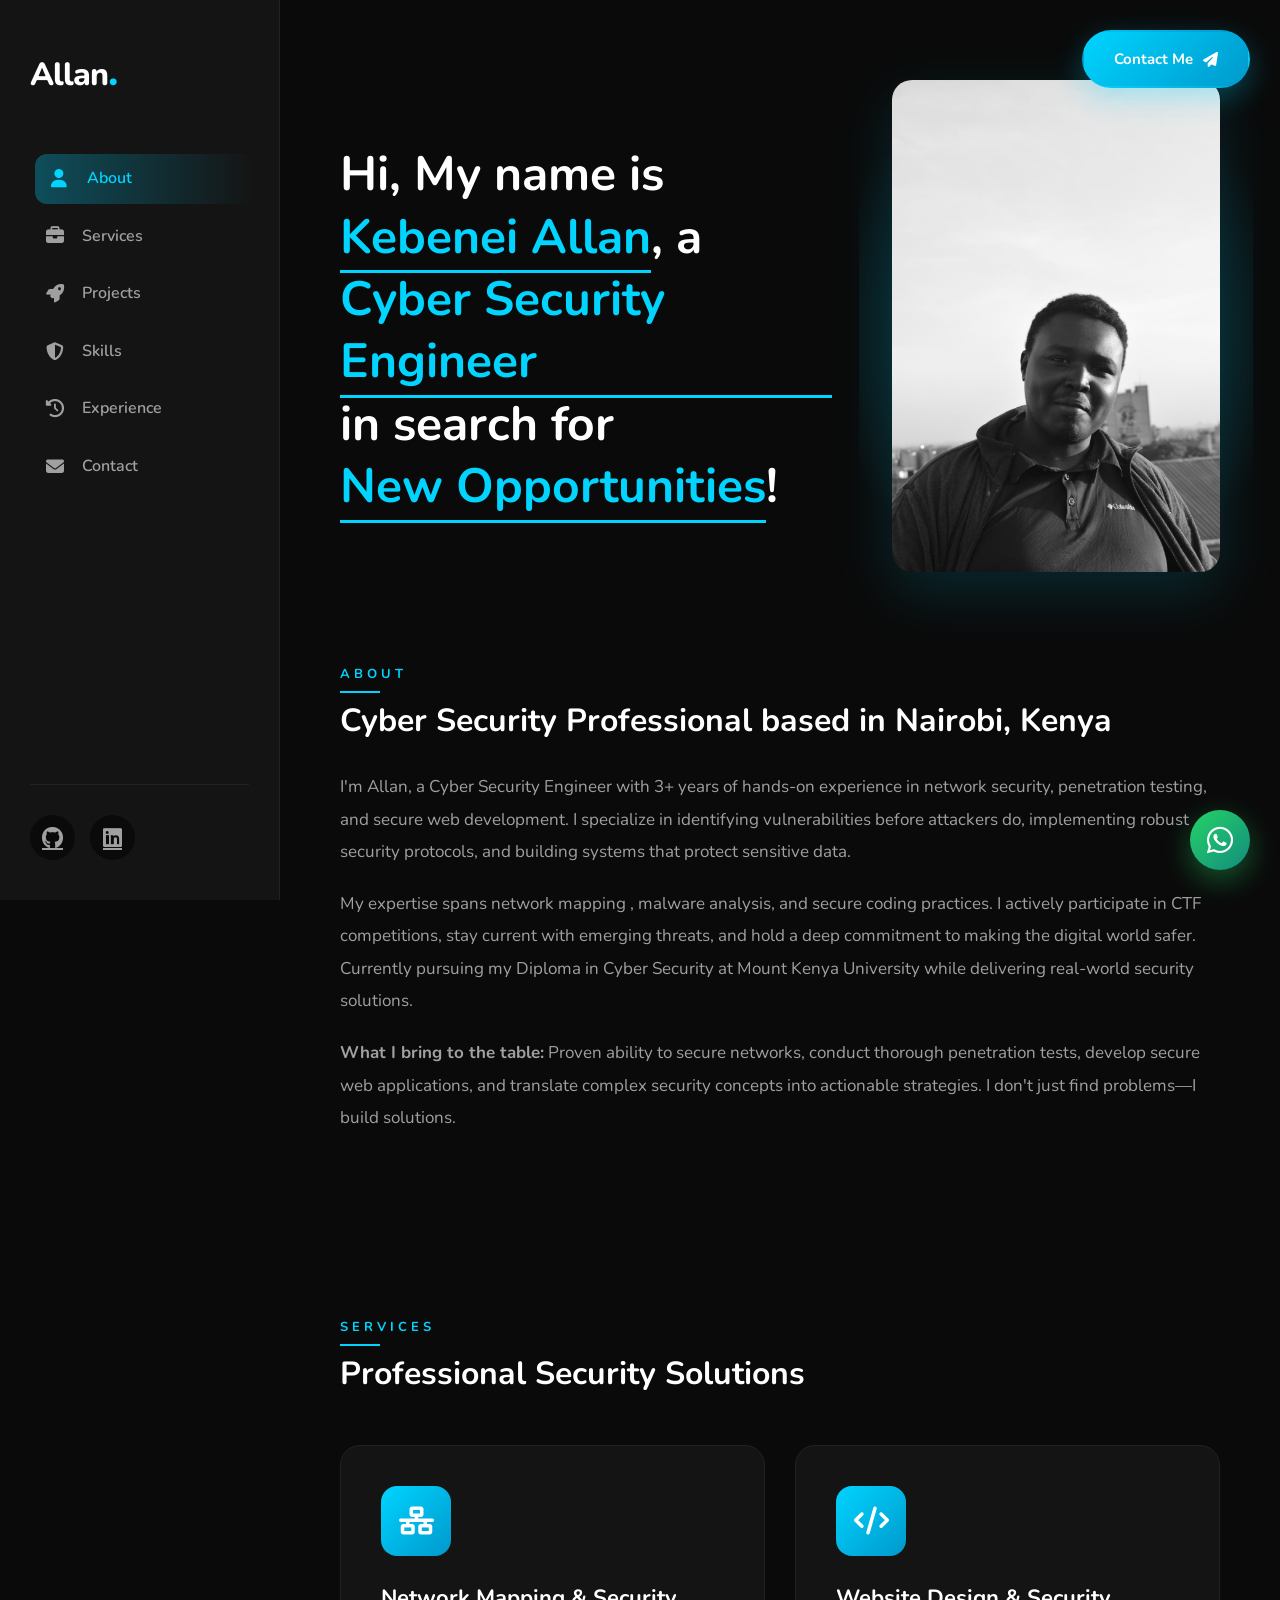
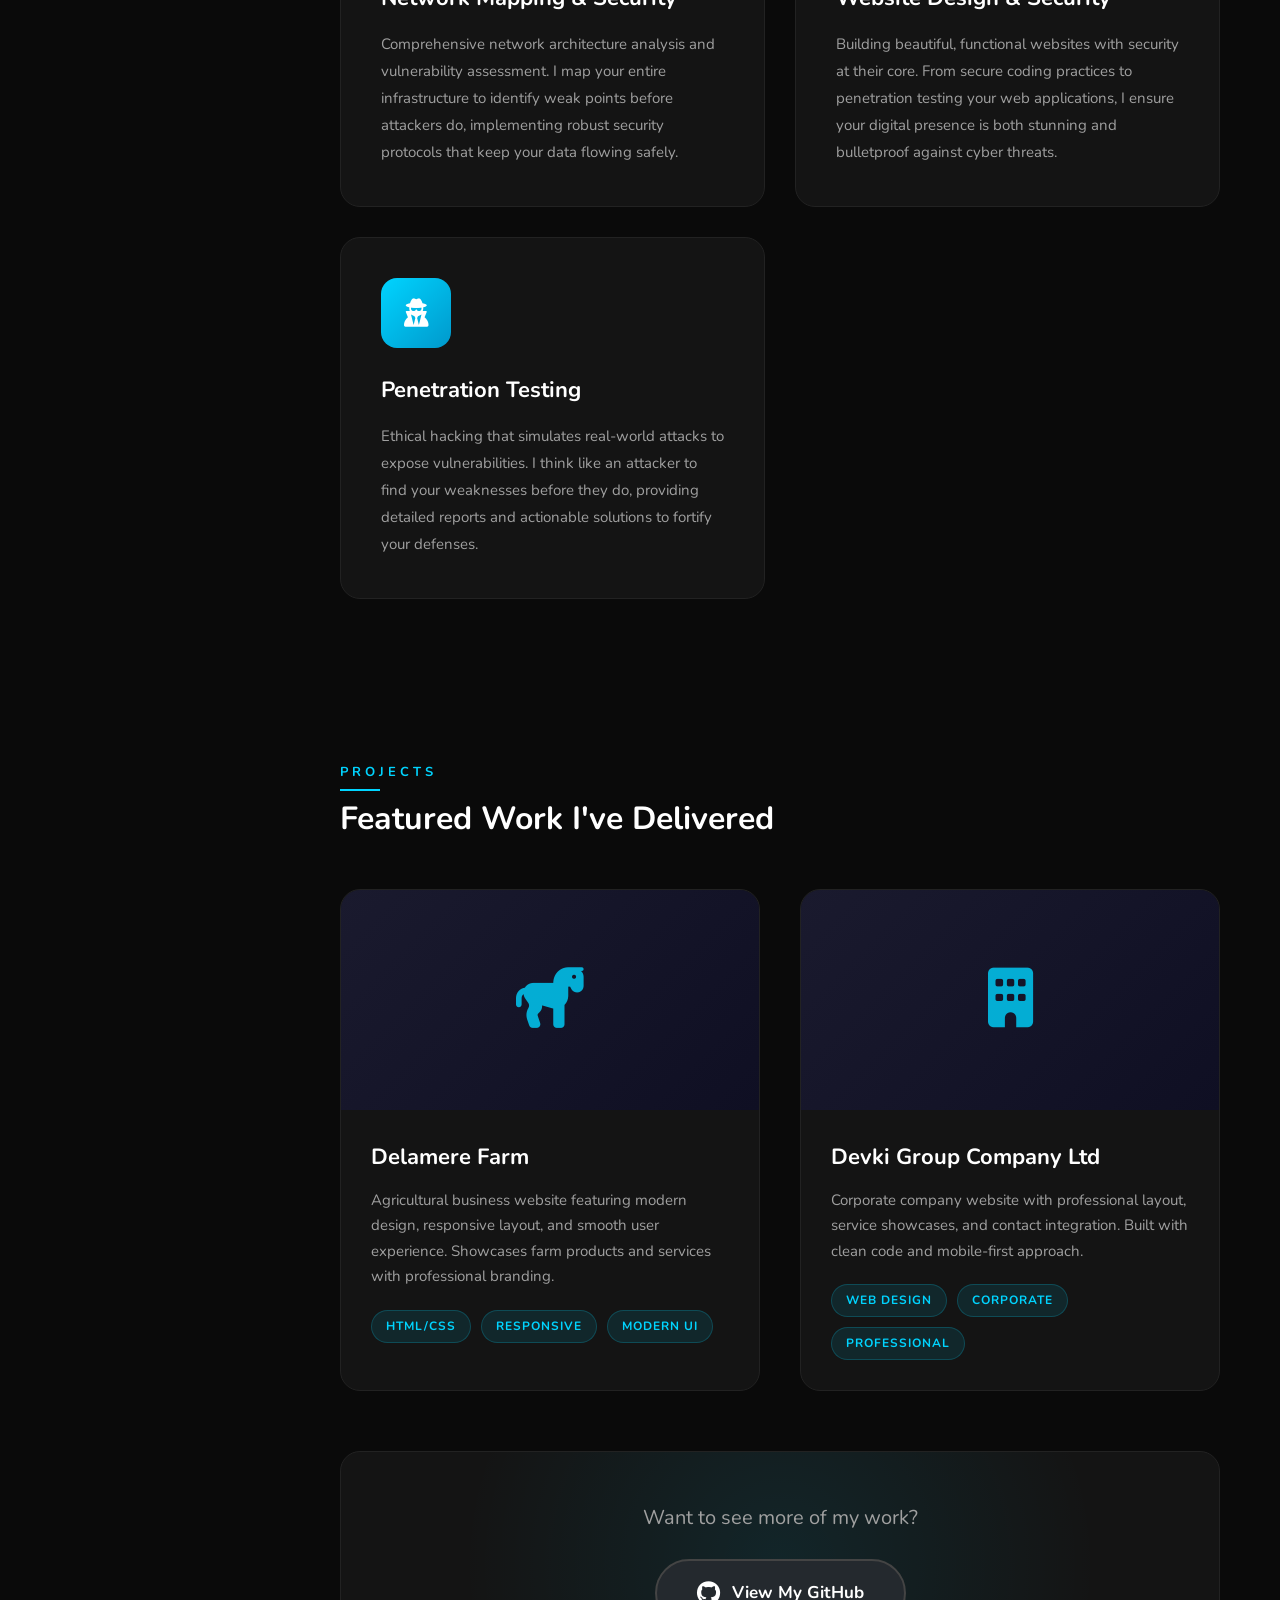
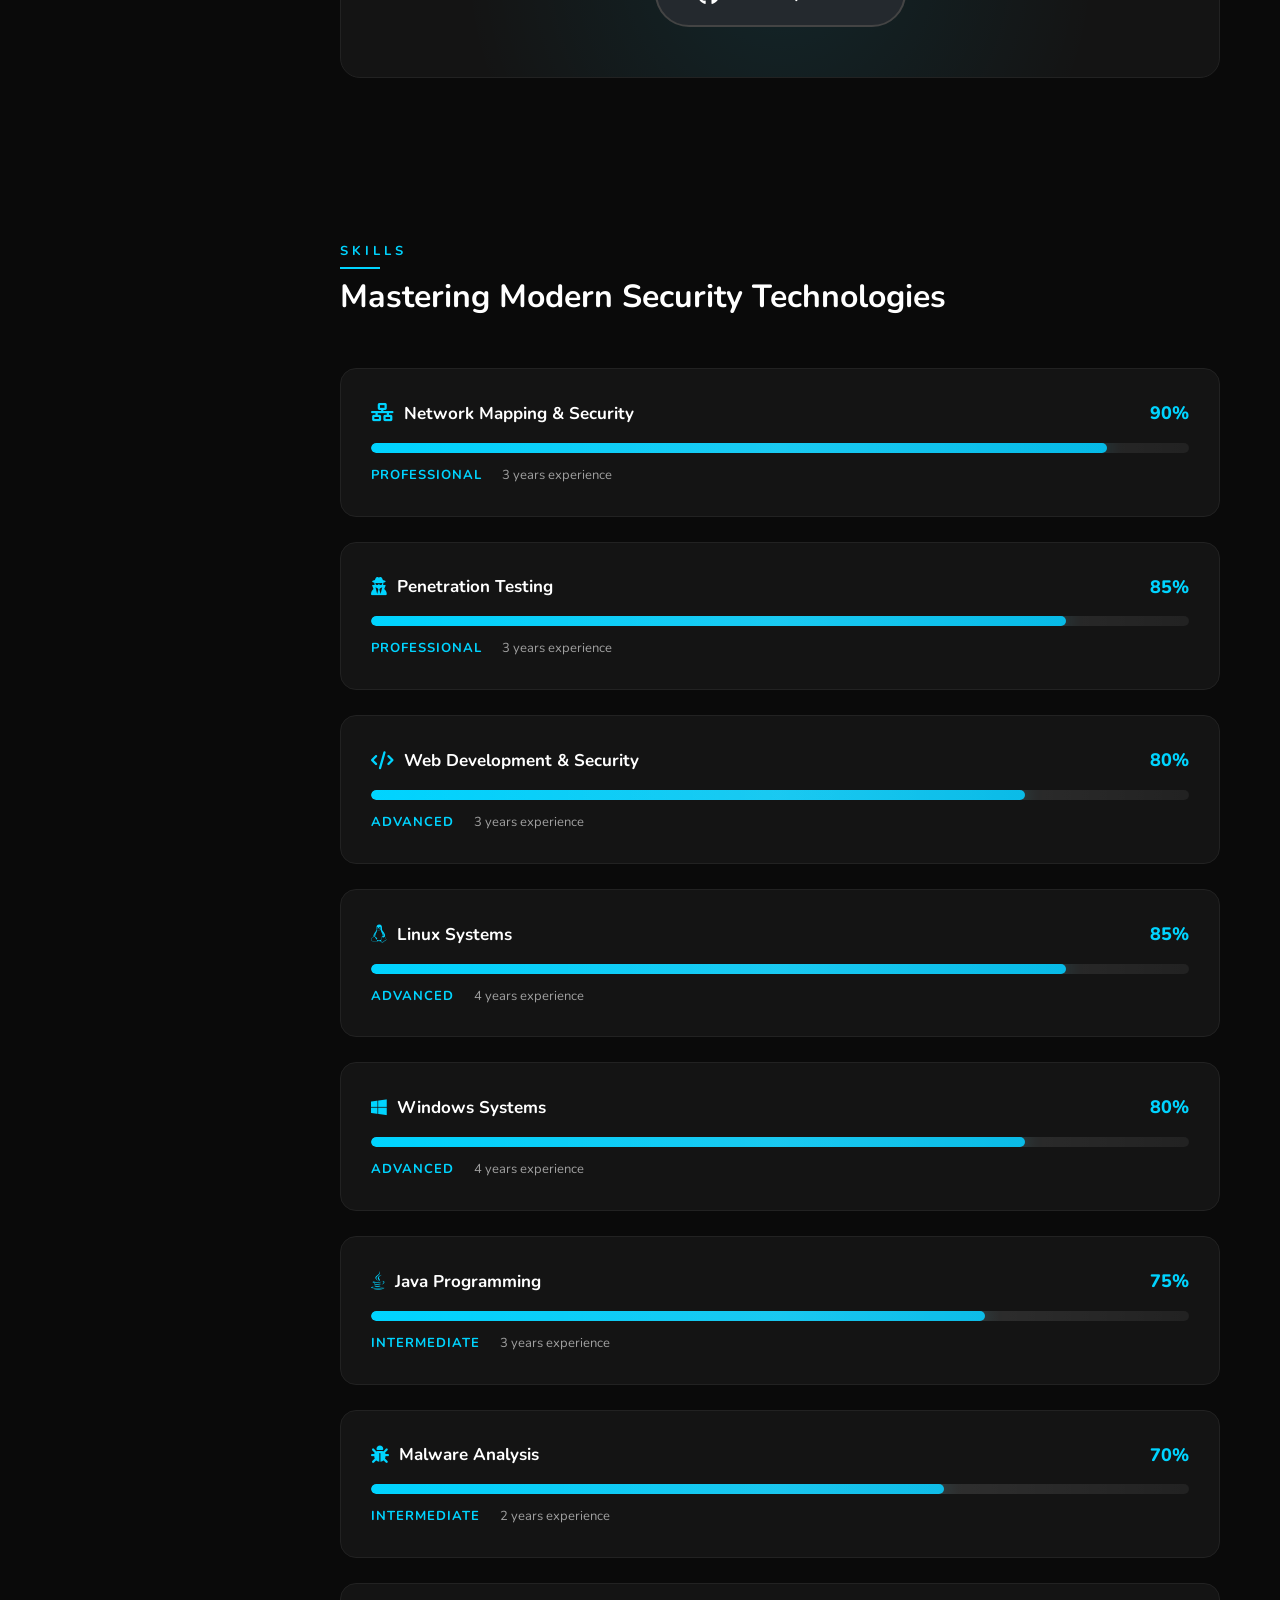
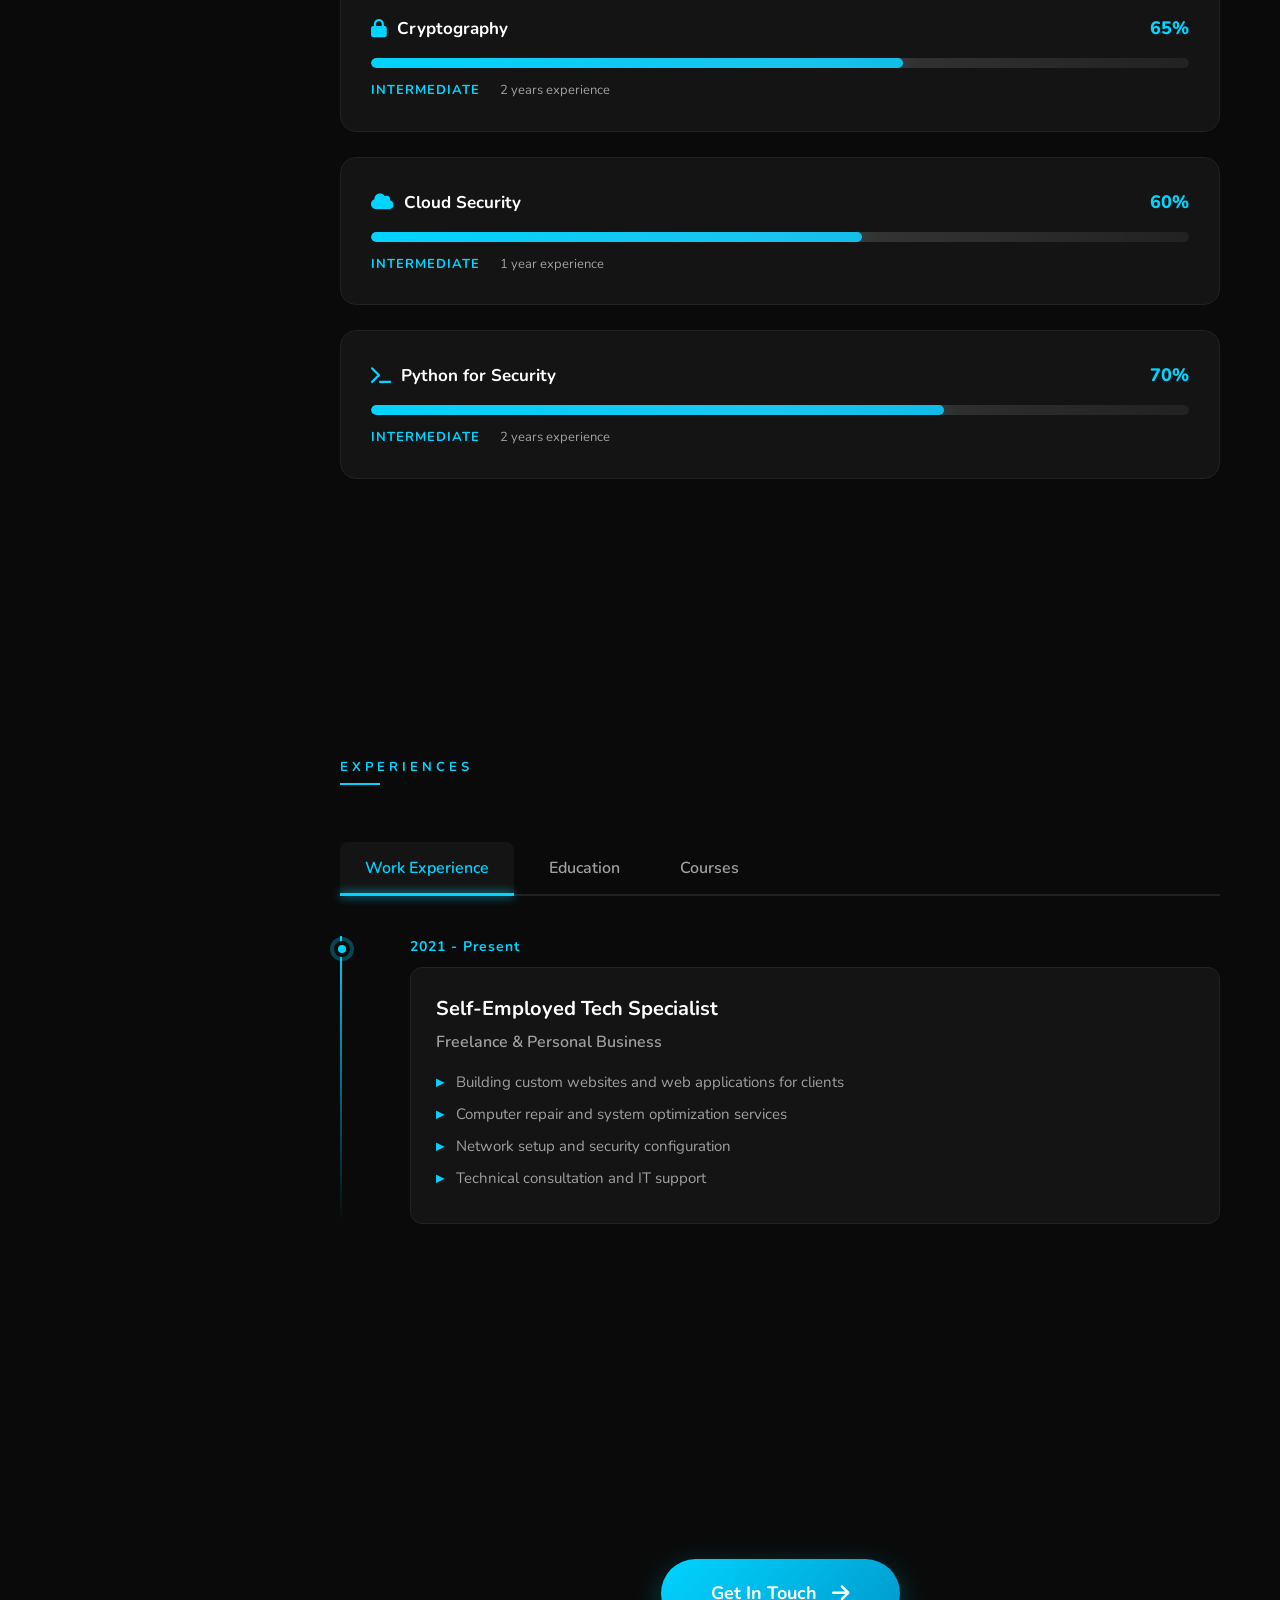
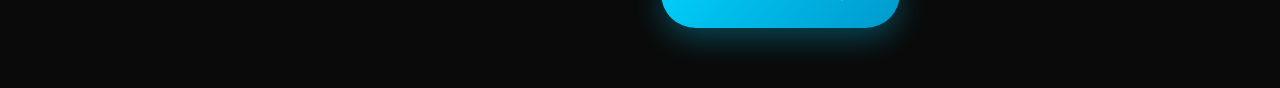
<file: index.html>
<!DOCTYPE html>
<html lang="en">
<head>
    <meta charset="UTF-8">
    <meta name="viewport" content="width=device-width, initial-scale=1.0">
    <title>Kebenei Allan Kipchumba - Cyber Security Engineer</title>
    <link rel="stylesheet" href="style.css">
    <link rel="stylesheet" href="https://cdnjs.cloudflare.com/ajax/libs/font-awesome/6.4.0/css/all.min.css">
    <link href="https://fonts.googleapis.com/css2?family=Nunito:wght@400;600;700;800&display=swap" rel="stylesheet">
</head>
<body>
    <!-- Navigation Sidebar -->
    <nav class="sidebar">
        <div class="logo">
            <h2>Allan<span class="accent">.</span></h2>
        </div>
        <ul class="nav-links">
            <li><a href="#about" class="active"><i class="fas fa-user"></i> About</a></li>
            <li><a href="#services"><i class="fas fa-briefcase"></i> Services</a></li>
            <li><a href="#projects"><i class="fas fa-rocket"></i> Projects</a></li>
            <li><a href="#skills"><i class="fas fa-shield-alt"></i> Skills</a></li>
            <li><a href="#experience"><i class="fas fa-history"></i> Experience</a></li>
            <li><a href="contact.html"><i class="fas fa-envelope"></i> Contact</a></li>
        </ul>
        <div class="social-links">
            <a href="https://github.com/Lowkeyvix" target="_blank"><i class="fab fa-github"></i></a>
            <a href="https://www.linkedin.com/in/kebenei-kahu-7a7b00318/details/education/" target="_blank"><i class="fab fa-linkedin"></i></a>
        </div>
    </nav>

    <!-- Top Right Contact Button -->
    <a href="contact.html" class="top-contact-btn">
        <span>Contact Me</span>
        <i class="fas fa-paper-plane"></i>
    </a>

    <!-- Main Content -->
    <main class="main-content">
        
        <!-- Hero/About Section -->
        <section id="about" class="section">
            <div class="container">
                <div class="hero-content">
                    <div class="hero-text" data-aos="fade-right">
                        <h1>Hi, My name is <span class="highlight">Kebenei Allan</span>, a <span class="highlight">Cyber Security Engineer</span> in search for <span class="highlight">New Opportunities</span>!</h1>
                    </div>
                    <div class="hero-image" data-aos="fade-left">
                        <img src="myfoto2.jpg" alt="Kebenei Allan Kipchumba">
                        <div class="glow-effect"></div>
                    </div>
                </div>
                
                <div class="about-content" data-aos="fade-up">
                    <h2 class="section-title">About</h2>
                    <h3 class="subtitle">Cyber Security Professional based in Nairobi, Kenya</h3>
                    <p>I'm Allan, a Cyber Security Engineer with 3+ years of hands-on experience in network security, penetration testing, and secure web development. I specialize in identifying vulnerabilities before attackers do, implementing robust security protocols, and building systems that protect sensitive data.</p>
                    <p>My expertise spans network mapping , malware analysis, and secure coding practices. I actively participate in CTF competitions, stay current with emerging threats, and hold a deep commitment to making the digital world safer. Currently pursuing my Diploma in Cyber Security at Mount Kenya University while delivering real-world security solutions.</p>
                    <p><strong>What I bring to the table:</strong> Proven ability to secure networks, conduct thorough penetration tests, develop secure web applications, and translate complex security concepts into actionable strategies. I don't just find problems—I build solutions.</p>
                </div>
            </div>
        </section>

        <!-- Services Section -->
        <section id="services" class="section">
            <div class="container">
                <h2 class="section-title" data-aos="fade-up">Services</h2>
                <h3 class="subtitle" data-aos="fade-up">Professional Security Solutions</h3>
                
                <div class="services-grid">
                    <div class="service-card" data-aos="fade-up" data-aos-delay="100">
                        <div class="service-icon">
                            <i class="fas fa-network-wired"></i>
                        </div>
                        <h4>Network Mapping & Security</h4>
                        <p>Comprehensive network architecture analysis and vulnerability assessment. I map your entire infrastructure to identify weak points before attackers do, implementing robust security protocols that keep your data flowing safely.</p>
                        <div class="service-hover"></div>
                    </div>
                    
                    <div class="service-card" data-aos="fade-up" data-aos-delay="200">
                        <div class="service-icon">
                            <i class="fas fa-code"></i>
                        </div>
                        <h4>Website Design & Security</h4>
                        <p>Building beautiful, functional websites with security at their core. From secure coding practices to penetration testing your web applications, I ensure your digital presence is both stunning and bulletproof against cyber threats.</p>
                        <div class="service-hover"></div>
                    </div>
                    
                    <div class="service-card" data-aos="fade-up" data-aos-delay="300">
                        <div class="service-icon">
                            <i class="fas fa-user-secret"></i>
                        </div>
                        <h4>Penetration Testing</h4>
                        <p>Ethical hacking that simulates real-world attacks to expose vulnerabilities. I think like an attacker to find your weaknesses before they do, providing detailed reports and actionable solutions to fortify your defenses.</p>
                        <div class="service-hover"></div>
                    </div>
                </div>
            </div>
        </section>

        <!-- Projects Section -->
        <section id="projects" class="section">
            <div class="container">
                <h2 class="section-title" data-aos="fade-up">Projects</h2>
                <h3 class="subtitle" data-aos="fade-up">Featured Work I've Delivered</h3>
                
                <div class="projects-grid">
                    <div class="project-card" data-aos="fade-up" data-aos-delay="100">
                        <div class="project-image">
                            <div class="project-icon">
                                <i class="fas fa-horse"></i>
                            </div>
                            <div class="project-overlay">
                                <a href="https://delamerefarm.netlify.app/" class="project-link" target="_blank">
                                    <i class="fas fa-external-link-alt"></i>
                                    <span>View Live Site</span>
                                </a>
                            </div>
                        </div>
                        <div class="project-info">
                            <h4>Delamere Farm</h4>
                            <p>Agricultural business website featuring modern design, responsive layout, and smooth user experience. Showcases farm products and services with professional branding.</p>
                            <div class="project-tech">
                                <span>HTML/CSS</span>
                                <span>Responsive</span>
                                <span>Modern UI</span>
                            </div>
                        </div>
                    </div>

                    <div class="project-card" data-aos="fade-up" data-aos-delay="200">
                        <div class="project-image">
                            <div class="project-icon">
                                <i class="fas fa-building"></i>
                            </div>
                            <div class="project-overlay">
                                <a href="https://devkigroupcompanyltd.netlify.app/" class="project-link" target="_blank">
                                    <i class="fas fa-external-link-alt"></i>
                                    <span>View Live Site</span>
                                </a>
                            </div>
                        </div>
                        <div class="project-info">
                            <h4>Devki Group Company Ltd</h4>
                            <p>Corporate company website with professional layout, service showcases, and contact integration. Built with clean code and mobile-first approach.</p>
                            <div class="project-tech">
                                <span>Web Design</span>
                                <span>Corporate</span>
                                <span>Professional</span>
                            </div>
                        </div>
                    </div>
                </div>

                <div class="github-section" data-aos="fade-up" data-aos-delay="300">
                    <p>Want to see more of my work?</p>
                    <a href="https://github.com/Lowkeyvix" target="_blank" class="github-btn">
                        <i class="fab fa-github"></i>
                        <span>View My GitHub</span>
                    </a>
                </div>
            </div>
        </section>

        <!-- Skills Section -->
        <section id="skills" class="section">
            <div class="container">
                <h2 class="section-title" data-aos="fade-up">Skills</h2>
                <h3 class="subtitle" data-aos="fade-up">Mastering Modern Security Technologies</h3>
                
                <div class="skills-grid">
                    <div class="skill-item" data-aos="fade-up" data-aos-delay="100">
                        <div class="skill-info">
                            <span class="skill-name"><i class="fas fa-network-wired"></i> Network Mapping & Security</span>
                            <span class="skill-percent">90%</span>
                        </div>
                        <div class="skill-bar">
                            <div class="skill-progress" data-width="90"></div>
                        </div>
                        <div class="skill-meta">
                            <span class="skill-level">Professional</span>
                            <span class="skill-years">3 years experience</span>
                        </div>
                    </div>

                    <div class="skill-item" data-aos="fade-up" data-aos-delay="150">
                        <div class="skill-info">
                            <span class="skill-name"><i class="fas fa-user-secret"></i> Penetration Testing</span>
                            <span class="skill-percent">85%</span>
                        </div>
                        <div class="skill-bar">
                            <div class="skill-progress" data-width="85"></div>
                        </div>
                        <div class="skill-meta">
                            <span class="skill-level">Professional</span>
                            <span class="skill-years">3 years experience</span>
                        </div>
                    </div>

                    <div class="skill-item" data-aos="fade-up" data-aos-delay="200">
                        <div class="skill-info">
                            <span class="skill-name"><i class="fas fa-code"></i> Web Development & Security</span>
                            <span class="skill-percent">80%</span>
                        </div>
                        <div class="skill-bar">
                            <div class="skill-progress" data-width="80"></div>
                        </div>
                        <div class="skill-meta">
                            <span class="skill-level">Advanced</span>
                            <span class="skill-years">3 years experience</span>
                        </div>
                    </div>

                    <div class="skill-item" data-aos="fade-up" data-aos-delay="250">
                        <div class="skill-info">
                            <span class="skill-name"><i class="fab fa-linux"></i> Linux Systems</span>
                            <span class="skill-percent">85%</span>
                        </div>
                        <div class="skill-bar">
                            <div class="skill-progress" data-width="85"></div>
                        </div>
                        <div class="skill-meta">
                            <span class="skill-level">Advanced</span>
                            <span class="skill-years">4 years experience</span>
                        </div>
                    </div>

                    <div class="skill-item" data-aos="fade-up" data-aos-delay="300">
                        <div class="skill-info">
                            <span class="skill-name"><i class="fab fa-windows"></i> Windows Systems</span>
                            <span class="skill-percent">80%</span>
                        </div>
                        <div class="skill-bar">
                            <div class="skill-progress" data-width="80"></div>
                        </div>
                        <div class="skill-meta">
                            <span class="skill-level">Advanced</span>
                            <span class="skill-years">4 years experience</span>
                        </div>
                    </div>

                    <div class="skill-item" data-aos="fade-up" data-aos-delay="350">
                        <div class="skill-info">
                            <span class="skill-name"><i class="fab fa-java"></i> Java Programming</span>
                            <span class="skill-percent">75%</span>
                        </div>
                        <div class="skill-bar">
                            <div class="skill-progress" data-width="75"></div>
                        </div>
                        <div class="skill-meta">
                            <span class="skill-level">Intermediate</span>
                            <span class="skill-years">3 years experience</span>
                        </div>
                    </div>

                    <div class="skill-item" data-aos="fade-up" data-aos-delay="400">
                        <div class="skill-info">
                            <span class="skill-name"><i class="fas fa-bug"></i> Malware Analysis</span>
                            <span class="skill-percent">70%</span>
                        </div>
                        <div class="skill-bar">
                            <div class="skill-progress" data-width="70"></div>
                        </div>
                        <div class="skill-meta">
                            <span class="skill-level">Intermediate</span>
                            <span class="skill-years">2 years experience</span>
                        </div>
                    </div>

                    <div class="skill-item" data-aos="fade-up" data-aos-delay="450">
                        <div class="skill-info">
                            <span class="skill-name"><i class="fas fa-lock"></i> Cryptography</span>
                            <span class="skill-percent">65%</span>
                        </div>
                        <div class="skill-bar">
                            <div class="skill-progress" data-width="65"></div>
                        </div>
                        <div class="skill-meta">
                            <span class="skill-level">Intermediate</span>
                            <span class="skill-years">2 years experience</span>
                        </div>
                    </div>

                    <div class="skill-item" data-aos="fade-up" data-aos-delay="500">
                        <div class="skill-info">
                            <span class="skill-name"><i class="fas fa-cloud"></i> Cloud Security</span>
                            <span class="skill-percent">60%</span>
                        </div>
                        <div class="skill-bar">
                            <div class="skill-progress" data-width="60"></div>
                        </div>
                        <div class="skill-meta">
                            <span class="skill-level">Intermediate</span>
                            <span class="skill-years">1 year experience</span>
                        </div>
                    </div>

                    <div class="skill-item" data-aos="fade-up" data-aos-delay="550">
                        <div class="skill-info">
                            <span class="skill-name"><i class="fas fa-terminal"></i> Python for Security</span>
                            <span class="skill-percent">70%</span>
                        </div>
                        <div class="skill-bar">
                            <div class="skill-progress" data-width="70"></div>
                        </div>
                        <div class="skill-meta">
                            <span class="skill-level">Intermediate</span>
                            <span class="skill-years">2 years experience</span>
                        </div>
                    </div>
                </div>
            </div>
        </section>

        <!-- Experience Section -->
        <section id="experience" class="section">
            <div class="container">
                <h2 class="section-title" data-aos="fade-up">Experiences</h2>
                
                <div class="experience-tabs" data-aos="fade-up">
                    <button class="tab-btn active" onclick="showTab('work')">Work Experience</button>
                    <button class="tab-btn" onclick="showTab('education')">Education</button>
                    <button class="tab-btn" onclick="showTab('courses')">Courses</button>
                </div>

                <div id="work" class="tab-content active" data-aos="fade-up">
                    <div class="timeline">
                        <div class="timeline-item">
                            <div class="timeline-dot"></div>
                            <div class="timeline-date">2021 - Present</div>
                            <div class="timeline-content">
                                <h4>Self-Employed Tech Specialist</h4>
                                <p>Freelance & Personal Business</p>
                                <ul>
                                    <li>Building custom websites and web applications for clients</li>
                                    <li>Computer repair and system optimization services</li>
                                    <li>Network setup and security configuration</li>
                                    <li>Technical consultation and IT support</li>
                                </ul>
                            </div>
                        </div>
                    </div>
                </div>

                <div id="education" class="tab-content" data-aos="fade-up">
                    <div class="timeline">
                        <div class="timeline-item">
                            <div class="timeline-dot"></div>
                            <div class="timeline-date">2022 - Present</div>
                            <div class="timeline-content">
                                <h4>Diploma in Cyber Security</h4>
                                <p>Mount Kenya University, Nairobi</p>
                                <ul>
                                    <li>Currently pursuing comprehensive cyber security curriculum</li>
                                    <li>Focusing on network security and ethical hacking</li>
                                    <li>Expected graduation: 2025</li>
                                </ul>
                            </div>
                        </div>
                    </div>
                </div>

                <div id="courses" class="tab-content" data-aos="fade-up">
                    <div class="timeline">
                        <div class="timeline-item">
                            <div class="timeline-dot"></div>
                            <div class="timeline-date">Continuous</div>
                            <div class="timeline-content">
                                <h4>Capture The Flag (CTF) Competitions</h4>
                                <p>Various Online Platforms</p>
                                <ul>
                                    <li>Regular participation in security challenges</li>
                                    <li>Practical penetration testing skills development</li>
                                    <li>Reverse engineering and cryptography puzzles</li>
                                </ul>
                            </div>
                        </div>
                        <div class="timeline-item">
                            <div class="timeline-dot"></div>
                            <div class="timeline-date">Ongoing</div>
                            <div class="timeline-content">
                                <h4>Self-Directed Learning</h4>
                                <p>Online Resources & Communities</p>
                                <ul>
                                    <li>Security podcasts (Past Gas, Darknet Diaries)</li>
                                    <li>Technical documentation and research papers</li>
                                    <li>Security community engagement</li>
                                </ul>
                            </div>
                        </div>
                    </div>
                </div>
            </div>
        </section>

        <!-- Bottom Navigation -->
        <div class="bottom-nav" data-aos="fade-up">
            <a href="contact.html" class="bottom-btn">
                <span>Get In Touch</span>
                <i class="fas fa-arrow-right"></i>
            </a>
        </div>

    </main>

    <!-- WhatsApp Floating Button -->
    <a href="https://wa.me/254116389711" class="whatsapp-float" target="_blank">
        <i class="fab fa-whatsapp"></i>
        <span class="whatsapp-tooltip">Chat on WhatsApp</span>
    </a>

    <script src="https://unpkg.com/aos@2.3.1/dist/aos.js"></script>
    <script src="script.js"></script>
</body>
</html>
</file>
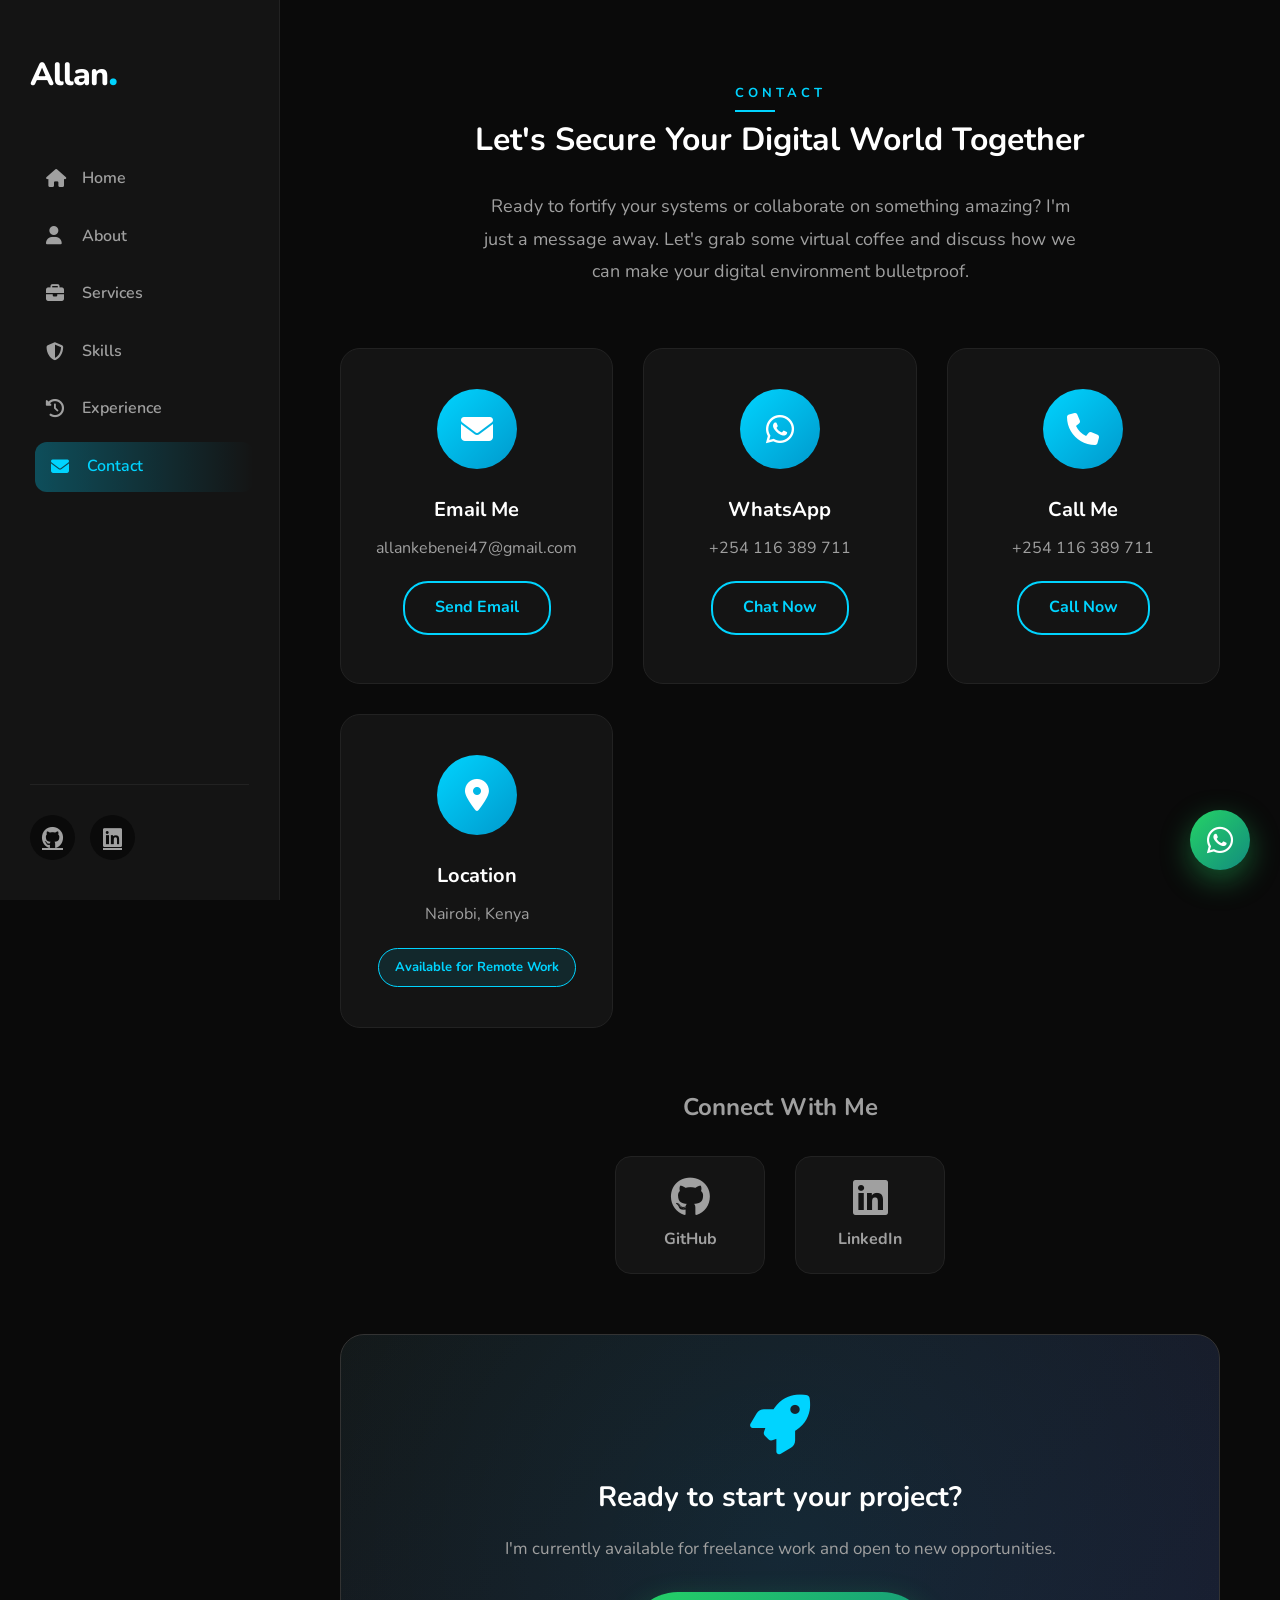
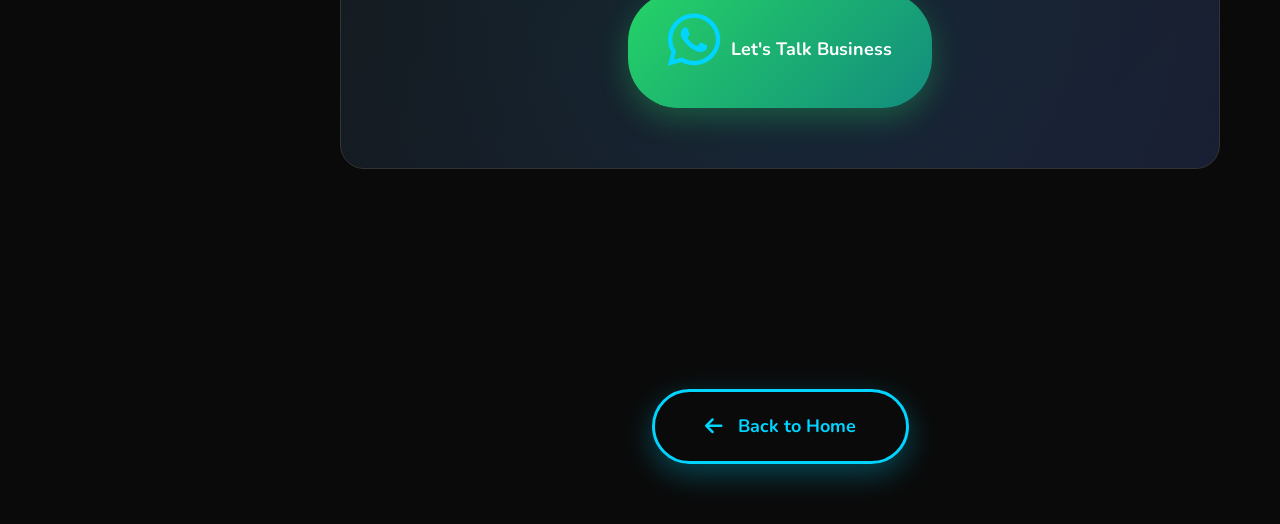
<file: contact.html>
<!DOCTYPE html>
<html lang="en">
<head>
    <meta charset="UTF-8">
    <meta name="viewport" content="width=device-width, initial-scale=1.0">
    <title>Contact - Kebenei Allan Kipchumba</title>
    <link rel="stylesheet" href="style.css">
    <link rel="stylesheet" href="https://cdnjs.cloudflare.com/ajax/libs/font-awesome/6.4.0/css/all.min.css">
    <link href="https://fonts.googleapis.com/css2?family=Nunito:wght@400;600;700;800&display=swap" rel="stylesheet">
</head>
<body>

    <!-- Navigation Sidebar -->
    <nav class="sidebar">
        <div class="logo">
            <h2>Allan<span class="accent">.</span></h2>
        </div>
        <ul class="nav-links">
            <li><a href="index.html"><i class="fas fa-home"></i> Home</a></li>
            <li><a href="index.html#about"><i class="fas fa-user"></i> About</a></li>
            <li><a href="index.html#services"><i class="fas fa-briefcase"></i> Services</a></li>
            <li><a href="index.html#skills"><i class="fas fa-shield-alt"></i> Skills</a></li>
            <li><a href="index.html#experience"><i class="fas fa-history"></i> Experience</a></li>
            <li><a href="contact.html" class="active"><i class="fas fa-envelope"></i> Contact</a></li>
        </ul>
        <div class="social-links">
            <a href="https://github.com/Lowkeyvix" target="_blank"><i class="fab fa-github"></i></a>
            <a href="https://www.linkedin.com/in/kebenei-kahu-7a7b00318/details/education/" target="_blank"><i class="fab fa-linkedin"></i></a>
        </div>
    </nav>

    <!-- Main Content -->
    <main class="main-content">
        <section class="section contact-section">
            <div class="container">
                <div class="contact-header" data-aos="fade-up">
                    <h2 class="section-title">Contact</h2>
                    <h3 class="subtitle">Let's Secure Your Digital World Together</h3>
                    <p class="contact-intro">Ready to fortify your systems or collaborate on something amazing? I'm just a message away. Let's grab some virtual coffee and discuss how we can make your digital environment bulletproof.</p>
                </div>

                <div class="contact-grid">
                    <div class="contact-card" data-aos="fade-up" data-aos-delay="100">
                        <div class="contact-icon">
                            <i class="fas fa-envelope"></i>
                        </div>
                        <h4>Email Me</h4>
                        <p>allankebenei47@gmail.com</p>
                        <a href="mailto:allankebenei47@gmail.com" class="contact-btn">Send Email</a>
                    </div>

                    <div class="contact-card" data-aos="fade-up" data-aos-delay="200">
                        <div class="contact-icon">
                            <i class="fab fa-whatsapp"></i>
                        </div>
                        <h4>WhatsApp</h4>
                        <p>+254 116 389 711</p>
                        <a href="https://wa.me/254116389711" target="_blank" class="contact-btn">Chat Now</a>
                    </div>

                    <div class="contact-card" data-aos="fade-up" data-aos-delay="300">
                        <div class="contact-icon">
                            <i class="fas fa-phone"></i>
                        </div>
                        <h4>Call Me</h4>
                        <p>+254 116 389 711</p>
                        <a href="tel:+254116389711" class="contact-btn">Call Now</a>
                    </div>

                    <div class="contact-card" data-aos="fade-up" data-aos-delay="400">
                        <div class="contact-icon">
                            <i class="fas fa-map-marker-alt"></i>
                        </div>
                        <h4>Location</h4>
                        <p>Nairobi, Kenya</p>
                        <span class="availability-badge">Available for Remote Work</span>
                    </div>
                </div>

                <div class="social-connect" data-aos="fade-up" data-aos-delay="500">
                    <h3>Connect With Me</h3>
                    <div class="social-large">
                        <a href="https://github.com/Lowkeyvix" target="_blank" class="social-item">
                            <i class="fab fa-github"></i>
                            <span>GitHub</span>
                        </a>
                        <a href="https://www.linkedin.com/in/kebenei-kahu-7a7b00318/details/education/" target="_blank" class="social-item">
                            <i class="fab fa-linkedin"></i>
                            <span>LinkedIn</span>
                        </a>
                    </div>
                </div>

                <div class="cta-section" data-aos="fade-up" data-aos-delay="600">
                    <div class="cta-box">
                        <i class="fas fa-rocket"></i>
                        <h3>Ready to start your project?</h3>
                        <p>I'm currently available for freelance work and open to new opportunities.</p>
                        <a href="https://wa.me/254116389711" class="cta-btn" target="_blank">
                            <i class="fab fa-whatsapp"></i> Let's Talk Business
                        </a>
                    </div>
                </div>
            </div>
        </section>
              <!-- Back Home Button -->
        <div class="bottom-nav" data-aos="fade-up">
            <a href="index.html" class="bottom-btn secondary">
                <i class="fas fa-arrow-left"></i>
                <span>Back to Home</span>
            </a>
        </div>  
    </main>

    <!-- WhatsApp Floating Button -->
    <a href="https://wa.me/254116389711" class="whatsapp-float" target="_blank">
        <i class="fab fa-whatsapp"></i>
        <span class="whatsapp-tooltip">Chat on WhatsApp</span>
    </a>

    <script src="https://unpkg.com/aos@2.3.1/dist/aos.js"></script>
    <script>
        AOS.init({
            duration: 800,
            once: true,
            offset: 100
        });
    </script>
</body>
</html>
</file>
<file: style.css>
/* Reset and Base Styles */
* {
    margin: 0;
    padding: 0;
    box-sizing: border-box;
}

:root {
    --bg-dark: #0a0a0a;
    --bg-card: #141414;
    --bg-hover: #1a1a1a;
    --text-primary: #ffffff;
    --text-secondary: #a0a0a0;
    --accent: #00d4ff;
    --accent-glow: rgba(0, 212, 255, 0.3);
    --sidebar-width: 280px;
    --transition: all 0.3s cubic-bezier(0.4, 0, 0.2, 1);
}

html {
    scroll-behavior: smooth;
}

body {
    font-family: 'Nunito', sans-serif;
    background-color: var(--bg-dark);
    color: var(--text-primary);
    line-height: 1.6;
    overflow-x: hidden;
}

/* Custom Scrollbar */
::-webkit-scrollbar {
    width: 8px;
}

::-webkit-scrollbar-track {
    background: var(--bg-dark);
}

::-webkit-scrollbar-thumb {
    background: var(--accent);
    border-radius: 4px;
}

::-webkit-scrollbar-thumb:hover {
    background: #00b8e6;
}

/* Sidebar Navigation */
.sidebar {
    position: fixed;
    left: 0;
    top: 0;
    width: var(--sidebar-width);
    height: 100vh;
    background-color: var(--bg-card);
    padding: 40px 30px;
    display: flex;
    flex-direction: column;
    border-right: 1px solid #222;
    z-index: 1000;
    transition: var(--transition);
}

.logo h2 {
    font-size: 32px;
    margin-bottom: 50px;
    font-weight: 800;
    letter-spacing: -1px;
}

.logo .accent {
    color: var(--accent);
    font-size: 40px;
}

.nav-links {
    list-style: none;
    flex-grow: 1;
}

.nav-links li {
    margin-bottom: 8px;
}

.nav-links a {
    text-decoration: none;
    color: var(--text-secondary);
    font-size: 16px;
    font-weight: 600;
    display: flex;
    align-items: center;
    gap: 12px;
    transition: var(--transition);
    padding: 12px 16px;
    border-radius: 12px;
    position: relative;
    overflow: hidden;
}

.nav-links a::before {
    content: '';
    position: absolute;
    left: 0;
    top: 0;
    width: 0;
    height: 100%;
    background: linear-gradient(90deg, var(--accent-glow), transparent);
    transition: var(--transition);
    z-index: -1;
}

.nav-links a:hover::before,
.nav-links a.active::before {
    width: 100%;
}

.nav-links a:hover,
.nav-links a.active {
    color: var(--accent);
    transform: translateX(5px);
}

.nav-links i {
    width: 24px;
    font-size: 18px;
    transition: var(--transition);
}

.nav-links a:hover i {
    transform: scale(1.2);
}

.social-links {
    display: flex;
    gap: 15px;
    margin-top: auto;
    padding-top: 30px;
    border-top: 1px solid #222;
}

.social-links a {
    color: var(--text-secondary);
    font-size: 22px;
    width: 45px;
    height: 45px;
    display: flex;
    align-items: center;
    justify-content: center;
    border-radius: 50%;
    background: var(--bg-dark);
    transition: var(--transition);
    position: relative;
    overflow: hidden;
}

.social-links a::before {
    content: '';
    position: absolute;
    width: 100%;
    height: 100%;
    background: var(--accent);
    border-radius: 50%;
    transform: scale(0);
    transition: var(--transition);
    z-index: -1;
}

.social-links a:hover {
    color: var(--bg-dark);
    transform: translateY(-3px);
}

.social-links a:hover::before {
    transform: scale(1);
}

/* Main Content */
.main-content {
    margin-left: var(--sidebar-width);
    min-height: 100vh;
}

.section {
    min-height: 100vh;
    padding: 80px 60px;
    display: flex;
    align-items: center;
    position: relative;
}

.container {
    max-width: 1000px;
    width: 100%;
    margin: 0 auto;
}

/* Hero Section */
.hero-content {
    display: grid;
    grid-template-columns: 1.5fr 1fr;
    gap: 60px;
    align-items: center;
    margin-bottom: 80px;
}

.hero-text h1 {
    font-size: 48px;
    line-height: 1.3;
    font-weight: 700;
    animation: fadeInUp 1s ease;
}

.highlight {
    color: var(--accent);
    position: relative;
    display: inline-block;
}

.highlight::after {
    content: '';
    position: absolute;
    bottom: -5px;
    left: 0;
    width: 100%;
    height: 3px;
    background: var(--accent);
    transform: scaleX(0);
    transform-origin: right;
    animation: underline 1s ease 0.5s forwards;
}

@keyframes underline {
    to { transform: scaleX(1); transform-origin: left; }
}

.hero-image {
    position: relative;
    animation: fadeInLeft 1s ease 0.3s both;
}

.hero-image img {
    width: 100%;
    max-width: 400px;
    border-radius: 20px;
    box-shadow: 0 20px 60px rgba(0, 212, 255, 0.15);
    transition: var(--transition);
    position: relative;
    z-index: 2;
}

.hero-image:hover img {
    transform: translateY(-10px);
    box-shadow: 0 30px 80px rgba(0, 212, 255, 0.25);
}

.glow-effect {
    position: absolute;
    top: 50%;
    left: 50%;
    transform: translate(-50%, -50%);
    width: 120%;
    height: 120%;
    background: radial-gradient(circle, var(--accent-glow) 0%, transparent 70%);
    z-index: 1;
    animation: pulse 3s ease-in-out infinite;
}

@keyframes pulse {
    0%, 100% { opacity: 0.5; transform: translate(-50%, -50%) scale(1); }
    50% { opacity: 0.8; transform: translate(-50%, -50%) scale(1.1); }
}

/* Section Titles */
.section-title {
    font-size: 13px;
    text-transform: uppercase;
    letter-spacing: 4px;
    color: var(--accent);
    margin-bottom: 15px;
    font-weight: 700;
    position: relative;
    display: inline-block;
}

.section-title::after {
    content: '';
    position: absolute;
    bottom: -8px;
    left: 0;
    width: 40px;
    height: 2px;
    background: var(--accent);
}

.subtitle {
    font-size: 32px;
    margin-bottom: 30px;
    color: var(--text-primary);
    font-weight: 700;
    line-height: 1.3;
}

.about-content p {
    color: var(--text-secondary);
    margin-bottom: 20px;
    font-size: 17px;
    line-height: 1.9;
    font-weight: 400;
}

/* Services Grid */
.services-grid {
    display: grid;
    grid-template-columns: repeat(auto-fit, minmax(300px, 1fr));
    gap: 30px;
    margin-top: 50px;
}

.service-card {
    background-color: var(--bg-card);
    padding: 40px;
    border-radius: 20px;
    border: 1px solid #222;
    transition: var(--transition);
    position: relative;
    overflow: hidden;
    cursor: pointer;
}

.service-card::before {
    content: '';
    position: absolute;
    top: 0;
    left: 0;
    width: 100%;
    height: 100%;
    background: linear-gradient(135deg, var(--accent-glow) 0%, transparent 50%);
    opacity: 0;
    transition: var(--transition);
}

.service-card:hover {
    transform: translateY(-10px);
    border-color: var(--accent);
    box-shadow: 0 20px 40px rgba(0, 212, 255, 0.1);
}

.service-card:hover::before {
    opacity: 1;
}

.service-icon {
    width: 70px;
    height: 70px;
    background: linear-gradient(135deg, var(--accent), #0099cc);
    border-radius: 16px;
    display: flex;
    align-items: center;
    justify-content: center;
    margin-bottom: 25px;
    font-size: 28px;
    color: white;
    position: relative;
    z-index: 2;
    transition: var(--transition);
}

.service-card:hover .service-icon {
    transform: scale(1.1) rotate(5deg);
    box-shadow: 0 10px 30px rgba(0, 212, 255, 0.3);
}

.service-card h4 {
    font-size: 22px;
    margin-bottom: 15px;
    font-weight: 700;
    position: relative;
    z-index: 2;
}

.service-card p {
    color: var(--text-secondary);
    line-height: 1.8;
    position: relative;
    z-index: 2;
    font-size: 15px;
}

/* Skills Section */
.skills-grid {
    display: grid;
    gap: 25px;
    margin-top: 50px;
}

.skill-item {
    background-color: var(--bg-card);
    padding: 30px;
    border-radius: 16px;
    border: 1px solid #222;
    transition: var(--transition);
    position: relative;
    overflow: hidden;
}

.skill-item::before {
    content: '';
    position: absolute;
    left: 0;
    top: 0;
    width: 4px;
    height: 100%;
    background: var(--accent);
    transform: scaleY(0);
    transition: var(--transition);
}

.skill-item:hover {
    transform: translateX(10px);
    border-color: #333;
}

.skill-item:hover::before {
    transform: scaleY(1);
}

.skill-info {
    display: flex;
    justify-content: space-between;
    align-items: center;
    margin-bottom: 15px;
}

.skill-name {
    font-weight: 700;
    font-size: 17px;
    display: flex;
    align-items: center;
    gap: 10px;
}

.skill-name i {
    color: var(--accent);
    font-size: 18px;
}

.skill-percent {
    color: var(--accent);
    font-weight: 800;
    font-size: 18px;
}

.skill-bar {
    height: 10px;
    background-color: #222;
    border-radius: 5px;
    overflow: hidden;
    margin-bottom: 12px;
    position: relative;
}

.skill-bar::after {
    content: '';
    position: absolute;
    top: 0;
    left: 0;
    right: 0;
    bottom: 0;
    background: linear-gradient(90deg, transparent, rgba(255,255,255,0.1), transparent);
    animation: shimmer 2s infinite;
}

@keyframes shimmer {
    0% { transform: translateX(-100%); }
    100% { transform: translateX(100%); }
}

.skill-progress {
    height: 100%;
    background: linear-gradient(90deg, var(--accent), #00b8e6);
    border-radius: 5px;
    width: 0;
    transition: width 1.5s cubic-bezier(0.4, 0, 0.2, 1);
    position: relative;
    box-shadow: 0 0 20px rgba(0, 212, 255, 0.3);
}

.skill-meta {
    display: flex;
    gap: 20px;
    font-size: 13px;
}

.skill-level {
    color: var(--accent);
    text-transform: uppercase;
    letter-spacing: 1px;
    font-weight: 700;
}

.skill-years {
    color: var(--text-secondary);
}

/* Experience Tabs */
.experience-tabs {
    display: flex;
    gap: 10px;
    margin: 50px 0 40px 0;
    border-bottom: 2px solid #222;
    padding-bottom: 0;
}

.tab-btn {
    background: none;
    border: none;
    color: var(--text-secondary);
    font-size: 16px;
    cursor: pointer;
    padding: 15px 25px;
    transition: var(--transition);
    position: relative;
    font-weight: 600;
    font-family: 'Nunito', sans-serif;
    border-radius: 8px 8px 0 0;
}

.tab-btn:hover {
    color: var(--text-primary);
    background: var(--bg-hover);
}

.tab-btn.active {
    color: var(--accent);
    background: var(--bg-card);
}

.tab-btn.active::after {
    content: '';
    position: absolute;
    bottom: -2px;
    left: 0;
    width: 100%;
    height: 3px;
    background-color: var(--accent);
    box-shadow: 0 0 10px var(--accent);
}

.tab-content {
    display: none;
    animation: fadeIn 0.5s ease;
}

.tab-content.active {
    display: block;
}

@keyframes fadeIn {
    from { opacity: 0; transform: translateY(10px); }
    to { opacity: 1; transform: translateY(0); }
}

/* Timeline */
.timeline {
    position: relative;
    padding-left: 40px;
}

.timeline::before {
    content: '';
    position: absolute;
    left: 0;
    top: 0;
    height: 100%;
    width: 2px;
    background: linear-gradient(to bottom, var(--accent), transparent);
}

.timeline-item {
    position: relative;
    margin-bottom: 40px;
    padding-left: 30px;
    transition: var(--transition);
}

.timeline-item:hover {
    transform: translateX(5px);
}

.timeline-dot {
    position: absolute;
    left: -46px;
    top: 5px;
    width: 16px;
    height: 16px;
    border-radius: 50%;
    background-color: var(--accent);
    border: 4px solid var(--bg-dark);
    box-shadow: 0 0 0 4px var(--accent-glow);
    transition: var(--transition);
}

.timeline-item:hover .timeline-dot {
    transform: scale(1.3);
    box-shadow: 0 0 0 8px var(--accent-glow);
}

.timeline-date {
    color: var(--accent);
    font-size: 14px;
    font-weight: 700;
    margin-bottom: 8px;
    letter-spacing: 1px;
}

.timeline-content {
    background: var(--bg-card);
    padding: 25px;
    border-radius: 12px;
    border: 1px solid #222;
    transition: var(--transition);
}

.timeline-item:hover .timeline-content {
    border-color: var(--accent);
    box-shadow: 0 10px 30px rgba(0, 212, 255, 0.1);
}

.timeline-content h4 {
    font-size: 20px;
    margin-bottom: 5px;
    font-weight: 700;
}

.timeline-content p {
    color: var(--text-secondary);
    margin-bottom: 15px;
    font-weight: 600;
}

.timeline-content ul {
    list-style: none;
    color: var(--text-secondary);
    font-size: 15px;
}

.timeline-content li {
    margin-bottom: 8px;
    padding-left: 20px;
    position: relative;
}

.timeline-content li::before {
    content: '▸';
    position: absolute;
    left: 0;
    color: var(--accent);
    font-weight: bold;
}

/* Contact Page Styles */
.contact-section {
    min-height: 100vh;
}

.contact-header {
    text-align: center;
    margin-bottom: 60px;
}

.contact-intro {
    color: var(--text-secondary);
    font-size: 18px;
    max-width: 600px;
    margin: 30px auto 0;
    line-height: 1.8;
}

.contact-grid {
    display: grid;
    grid-template-columns: repeat(auto-fit, minmax(250px, 1fr));
    gap: 30px;
    margin-bottom: 60px;
}

.contact-card {
    background: var(--bg-card);
    padding: 40px 30px;
    border-radius: 20px;
    text-align: center;
    border: 1px solid #222;
    transition: var(--transition);
    position: relative;
    overflow: hidden;
}

.contact-card::before {
    content: '';
    position: absolute;
    top: 0;
    left: 0;
    width: 100%;
    height: 100%;
    background: linear-gradient(135deg, var(--accent-glow) 0%, transparent 60%);
    opacity: 0;
    transition: var(--transition);
}

.contact-card:hover {
    transform: translateY(-10px);
    border-color: var(--accent);
}

.contact-card:hover::before {
    opacity: 1;
}

.contact-icon {
    width: 80px;
    height: 80px;
    background: linear-gradient(135deg, var(--accent), #0099cc);
    border-radius: 50%;
    display: flex;
    align-items: center;
    justify-content: center;
    margin: 0 auto 25px;
    font-size: 32px;
    color: white;
    position: relative;
    z-index: 2;
    transition: var(--transition);
}

.contact-card:hover .contact-icon {
    transform: scale(1.1) rotate(10deg);
    box-shadow: 0 15px 40px rgba(0, 212, 255, 0.4);
}

.contact-card h4 {
    font-size: 20px;
    margin-bottom: 10px;
    position: relative;
    z-index: 2;
}

.contact-card p {
    color: var(--text-secondary);
    margin-bottom: 20px;
    font-size: 16px;
    position: relative;
    z-index: 2;
}

.contact-btn {
    display: inline-block;
    padding: 12px 30px;
    background: transparent;
    border: 2px solid var(--accent);
    color: var(--accent);
    text-decoration: none;
    border-radius: 25px;
    font-weight: 700;
    transition: var(--transition);
    position: relative;
    z-index: 2;
    overflow: hidden;
}

.contact-btn::before {
    content: '';
    position: absolute;
    top: 0;
    left: 0;
    width: 0;
    height: 100%;
    background: var(--accent);
    transition: var(--transition);
    z-index: -1;
}

.contact-btn:hover {
    color: var(--bg-dark);
    transform: scale(1.05);
}

.contact-btn:hover::before {
    width: 100%;
}

.availability-badge {
    display: inline-block;
    padding: 8px 16px;
    background: rgba(0, 212, 255, 0.1);
    color: var(--accent);
    border-radius: 20px;
    font-size: 13px;
    font-weight: 700;
    border: 1px solid var(--accent);
}

.social-connect {
    text-align: center;
    margin-bottom: 60px;
}

.social-connect h3 {
    font-size: 24px;
    margin-bottom: 30px;
    color: var(--text-secondary);
}

.social-large {
    display: flex;
    justify-content: center;
    gap: 30px;
}

.social-item {
    display: flex;
    flex-direction: column;
    align-items: center;
    gap: 10px;
    color: var(--text-secondary);
    text-decoration: none;
    transition: var(--transition);
    padding: 20px 40px;
    background: var(--bg-card);
    border-radius: 16px;
    border: 1px solid #222;
    min-width: 150px;
}

.social-item:hover {
    color: var(--accent);
    border-color: var(--accent);
    transform: translateY(-5px);
    box-shadow: 0 15px 40px rgba(0, 212, 255, 0.15);
}

.social-item i {
    font-size: 40px;
}

.social-item span {
    font-weight: 700;
    font-size: 16px;
}

.cta-section {
    text-align: center;
}

.cta-box {
    background: linear-gradient(135deg, var(--bg-card) 0%, #1a1a2e 100%);
    padding: 60px;
    border-radius: 24px;
    border: 1px solid #333;
    position: relative;
    overflow: hidden;
}

.cta-box::before {
    content: '';
    position: absolute;
    top: -50%;
    left: -50%;
    width: 200%;
    height: 200%;
    background: radial-gradient(circle, var(--accent-glow) 0%, transparent 70%);
    opacity: 0.3;
}

.cta-box i {
    font-size: 60px;
    color: var(--accent);
    margin-bottom: 20px;
    position: relative;
    animation: bounce 2s infinite;
}

@keyframes bounce {
    0%, 100% { transform: translateY(0); }
    50% { transform: translateY(-10px); }
}

.cta-box h3 {
    font-size: 28px;
    margin-bottom: 15px;
    position: relative;
}

.cta-box p {
    color: var(--text-secondary);
    margin-bottom: 30px;
    font-size: 17px;
    position: relative;
}

.cta-btn {
    display: inline-flex;
    align-items: center;
    gap: 10px;
    padding: 18px 40px;
    background: linear-gradient(135deg, #25d366, #128c7e);
    color: white;
    text-decoration: none;
    border-radius: 50px;
    font-weight: 700;
    font-size: 18px;
    transition: var(--transition);
    position: relative;
    box-shadow: 0 10px 30px rgba(37, 211, 102, 0.3);
}

.cta-btn:hover {
    transform: translateY(-3px) scale(1.05);
    box-shadow: 0 15px 40px rgba(37, 211, 102, 0.4);
}

/* WhatsApp Floating Button */
.whatsapp-float {
    position: fixed;
    bottom: 30px;
    right: 30px;
    width: 60px;
    height: 60px;
    background: linear-gradient(135deg, #25d366, #128c7e);
    color: white;
    border-radius: 50%;
    display: flex;
    align-items: center;
    justify-content: center;
    font-size: 30px;
    text-decoration: none;
    box-shadow: 0 10px 30px rgba(37, 211, 102, 0.4);
    transition: var(--transition);
    z-index: 999;
    animation: float 3s ease-in-out infinite;
}

@keyframes float {
    0%, 100% { transform: translateY(0); }
    50% { transform: translateY(-10px); }
}

.whatsapp-float:hover {
    transform: scale(1.1) translateY(-5px);
    box-shadow: 0 15px 40px rgba(37, 211, 102, 0.5);
}

.whatsapp-tooltip {
    position: absolute;
    right: 70px;
    background: var(--bg-card);
    color: white;
    padding: 10px 15px;
    border-radius: 8px;
    font-size: 14px;
    font-weight: 600;
    white-space: nowrap;
    opacity: 0;
    visibility: hidden;
    transition: var(--transition);
    border: 1px solid #333;
}

.whatsapp-float:hover .whatsapp-tooltip {
    opacity: 1;
    visibility: visible;
    right: 75px;
}

/* Animations */
@keyframes fadeInUp {
    from {
        opacity: 0;
        transform: translateY(30px);
    }
    to {
        opacity: 1;
        transform: translateY(0);
    }
}

@keyframes fadeInLeft {
    from {
        opacity: 0;
        transform: translateX(-30px);
    }
    to {
        opacity: 1;
        transform: translateX(0);
    }
}

/* Responsive Design */
@media (max-width: 968px) {
    .sidebar {
        transform: translateX(-100%);
        transition: transform 0.3s ease;
    }
    
    .sidebar.open {
        transform: translateX(0);
    }
    
    .main-content {
        margin-left: 0;
    }
    
    .hero-content {
        grid-template-columns: 1fr;
        text-align: center;
    }
    
    .hero-text h1 {
        font-size: 32px;
    }
    
    .section {
        padding: 60px 30px;
    }
    
    .services-grid,
    .contact-grid {
        grid-template-columns: 1fr;
    }
    
    .whatsapp-float {
        bottom: 20px;
        right: 20px;
        width: 50px;
        height: 50px;
        font-size: 24px;
    }
}

/* Mobile Menu Toggle */
.mobile-toggle {
    display: none;
    position: fixed;
    top: 20px;
    left: 20px;
    z-index: 1001;
    background: var(--bg-card);
    border: 1px solid #333;
    color: var(--accent);
    padding: 12px;
    border-radius: 8px;
    font-size: 20px;
    cursor: pointer;
}

@media (max-width: 968px) {
    .mobile-toggle {
        display: block;
    }
}
/* Bottom Navigation Buttons */
.bottom-nav {
    display: flex;
    justify-content: center;
    padding: 60px;
    margin-top: 40px;
}

.bottom-btn {
    display: inline-flex;
    align-items: center;
    gap: 15px;
    padding: 20px 50px;
    background: linear-gradient(135deg, var(--accent), #0099cc);
    color: white;
    text-decoration: none;
    border-radius: 50px;
    font-size: 18px;
    font-weight: 700;
    transition: var(--transition);
    box-shadow: 0 10px 30px rgba(0, 212, 255, 0.3);
    position: relative;
    overflow: hidden;
}

.bottom-btn::before {
    content: '';
    position: absolute;
    top: 0;
    left: -100%;
    width: 100%;
    height: 100%;
    background: linear-gradient(90deg, transparent, rgba(255,255,255,0.3), transparent);
    transition: 0.5s;
}

.bottom-btn:hover::before {
    left: 100%;
}

.bottom-btn:hover {
    transform: translateY(-5px) scale(1.05);
    box-shadow: 0 20px 40px rgba(0, 212, 255, 0.4);
}

.bottom-btn i {
    font-size: 20px;
    transition: var(--transition);
}

.bottom-btn:hover i {
    transform: translateX(5px);
}

/* Secondary button style (for back button) */
.bottom-btn.secondary {
    background: transparent;
    border: 3px solid var(--accent);
    color: var(--accent);
}

.bottom-btn.secondary:hover {
    background: var(--accent);
    color: white;
}

.bottom-btn.secondary:hover i {
    transform: translateX(-5px);
}

/* Make sure contact page sections don't get cut off */
.contact-section .container {
    padding-bottom: 40px;
}
/* Top Right Contact Button */
.top-contact-btn {
    position: fixed;
    top: 30px;
    right: 30px;
    display: flex;
    align-items: center;
    gap: 10px;
    padding: 15px 30px;
    background: linear-gradient(135deg, var(--accent), #0099cc);
    color: white;
    text-decoration: none;
    border-radius: 50px;
    font-weight: 700;
    font-size: 15px;
    box-shadow: 0 10px 30px rgba(0, 212, 255, 0.3);
    transition: var(--transition);
    z-index: 999;
    border: 2px solid transparent;
}

.top-contact-btn:hover {
    transform: translateY(-3px) scale(1.05);
    box-shadow: 0 15px 40px rgba(0, 212, 255, 0.4);
    border-color: rgba(255, 255, 255, 0.3);
}

.top-contact-btn i {
    transition: var(--transition);
}

.top-contact-btn:hover i {
    transform: translateX(3px);
}

/* Projects Section */
.projects-grid {
    display: grid;
    grid-template-columns: repeat(auto-fit, minmax(350px, 1fr));
    gap: 40px;
    margin-top: 50px;
    margin-bottom: 60px;
}

.project-card {
    background: var(--bg-card);
    border-radius: 20px;
    overflow: hidden;
    border: 1px solid #222;
    transition: var(--transition);
    position: relative;
}

.project-card:hover {
    transform: translateY(-10px);
    border-color: var(--accent);
    box-shadow: 0 20px 40px rgba(0, 212, 255, 0.15);
}

.project-image {
    height: 220px;
    background: linear-gradient(135deg, #1a1a2e 0%, #0f0f23 100%);
    display: flex;
    align-items: center;
    justify-content: center;
    position: relative;
    overflow: hidden;
}

.project-icon {
    font-size: 60px;
    color: var(--accent);
    opacity: 0.8;
    transition: var(--transition);
}

.project-card:hover .project-icon {
    transform: scale(1.2);
    opacity: 1;
}

.project-overlay {
    position: absolute;
    top: 0;
    left: 0;
    width: 100%;
    height: 100%;
    background: rgba(0, 212, 255, 0.9);
    display: flex;
    align-items: center;
    justify-content: center;
    opacity: 0;
    transition: var(--transition);
}

.project-card:hover .project-overlay {
    opacity: 1;
}

.project-link {
    display: flex;
    flex-direction: column;
    align-items: center;
    gap: 10px;
    color: white;
    text-decoration: none;
    font-weight: 700;
    font-size: 18px;
    transform: translateY(20px);
    transition: var(--transition);
}

.project-link i {
    font-size: 32px;
}

.project-card:hover .project-link {
    transform: translateY(0);
}

.project-info {
    padding: 30px;
}

.project-info h4 {
    font-size: 22px;
    margin-bottom: 12px;
    color: var(--text-primary);
}

.project-info p {
    color: var(--text-secondary);
    line-height: 1.7;
    margin-bottom: 20px;
    font-size: 15px;
}

.project-tech {
    display: flex;
    flex-wrap: wrap;
    gap: 10px;
}

.project-tech span {
    padding: 6px 14px;
    background: rgba(0, 212, 255, 0.1);
    color: var(--accent);
    border-radius: 20px;
    font-size: 12px;
    font-weight: 700;
    text-transform: uppercase;
    letter-spacing: 1px;
    border: 1px solid rgba(0, 212, 255, 0.2);
}

/* GitHub Section */
.github-section {
    text-align: center;
    padding: 50px;
    background: var(--bg-card);
    border-radius: 20px;
    border: 1px solid #222;
    position: relative;
    overflow: hidden;
}

.github-section::before {
    content: '';
    position: absolute;
    top: 0;
    left: 0;
    width: 100%;
    height: 100%;
    background: radial-gradient(circle at center, var(--accent-glow) 0%, transparent 70%);
    opacity: 0.3;
}

.github-section p {
    color: var(--text-secondary);
    font-size: 20px;
    margin-bottom: 25px;
    position: relative;
    z-index: 2;
}

.github-btn {
    display: inline-flex;
    align-items: center;
    gap: 12px;
    padding: 18px 40px;
    background: #24292e;
    color: white;
    text-decoration: none;
    border-radius: 50px;
    font-weight: 700;
    font-size: 17px;
    transition: var(--transition);
    position: relative;
    z-index: 2;
    border: 2px solid #444;
}

.github-btn:hover {
    background: #2f363d;
    transform: translateY(-3px) scale(1.05);
    box-shadow: 0 15px 40px rgba(0, 0, 0, 0.4);
    border-color: var(--accent);
}

.github-btn i {
    font-size: 24px;
}

/* Responsive for top button */
@media (max-width: 968px) {
    .top-contact-btn {
        top: 20px;
        right: 20px;
        padding: 12px 20px;
        font-size: 14px;
    }
    
    .top-contact-btn span {
        display: none;
    }
    
    .projects-grid {
        grid-template-columns: 1fr;
    }
}
</file>
